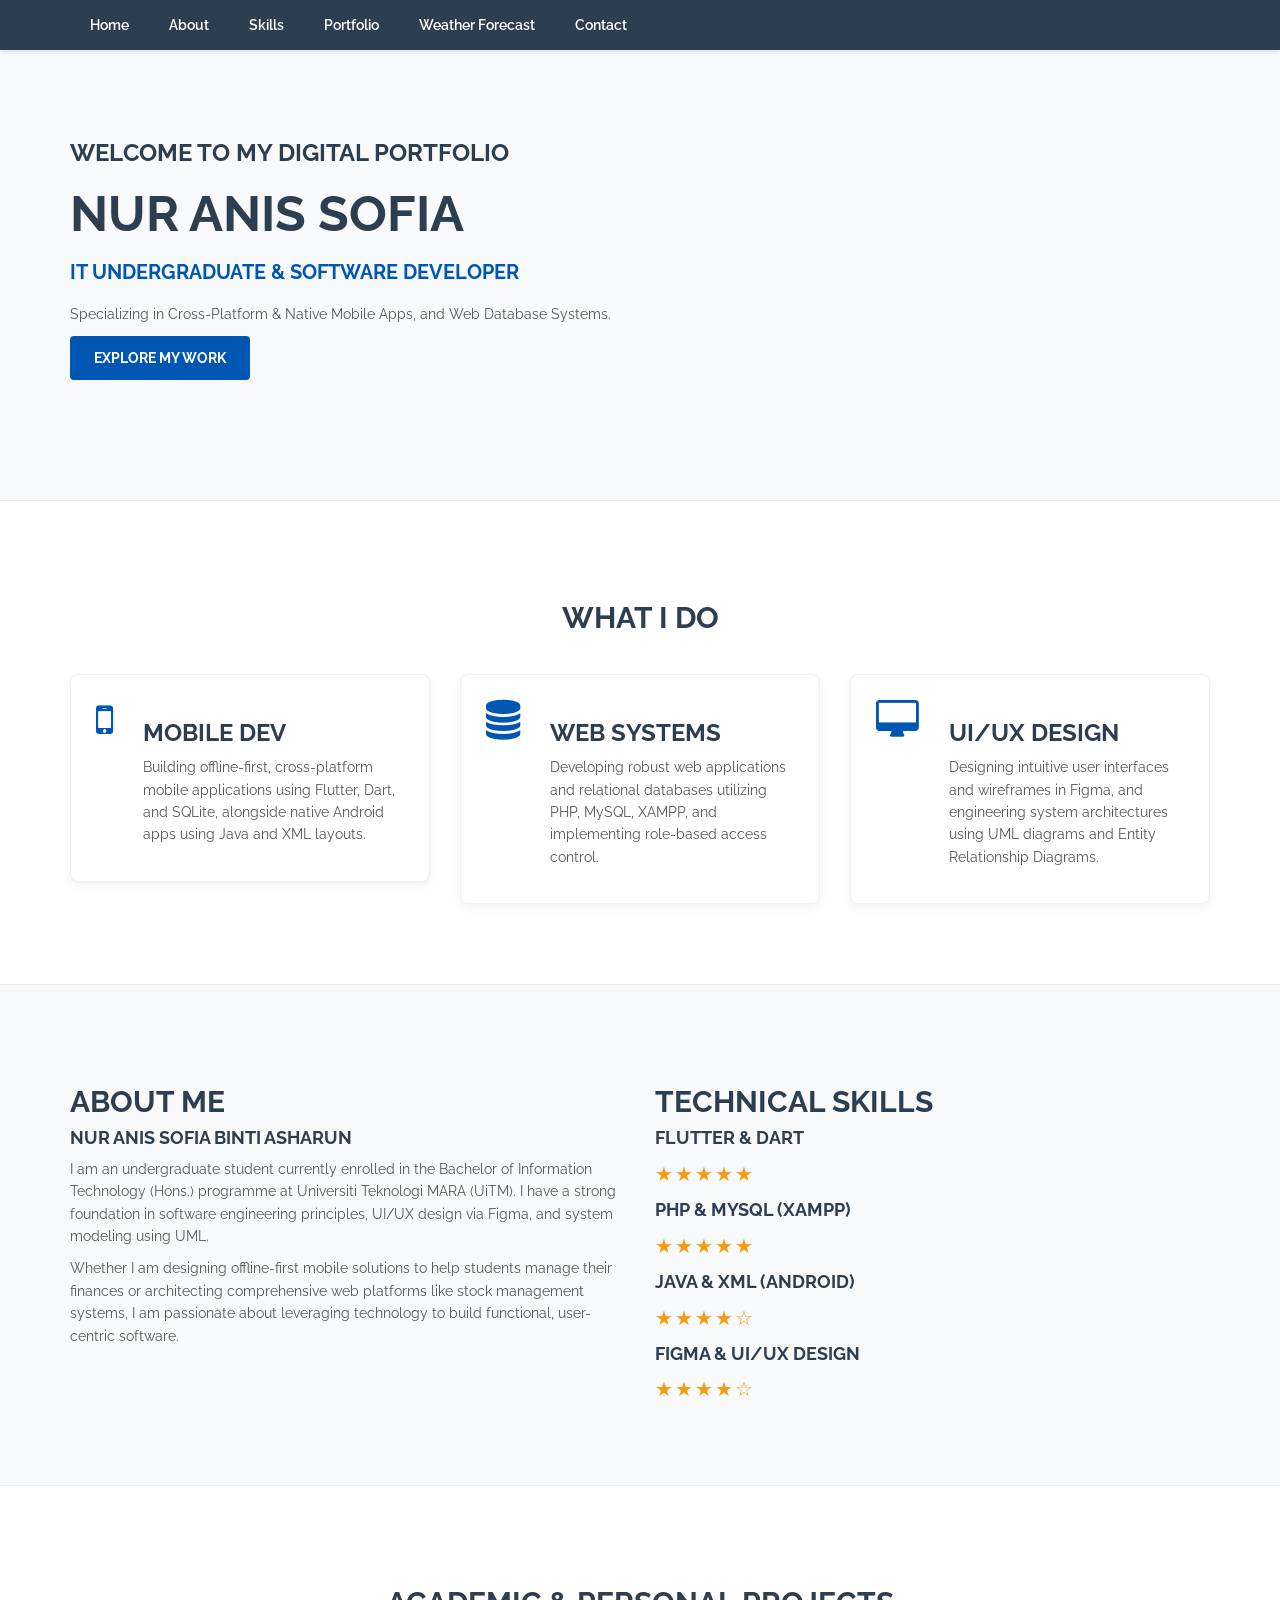
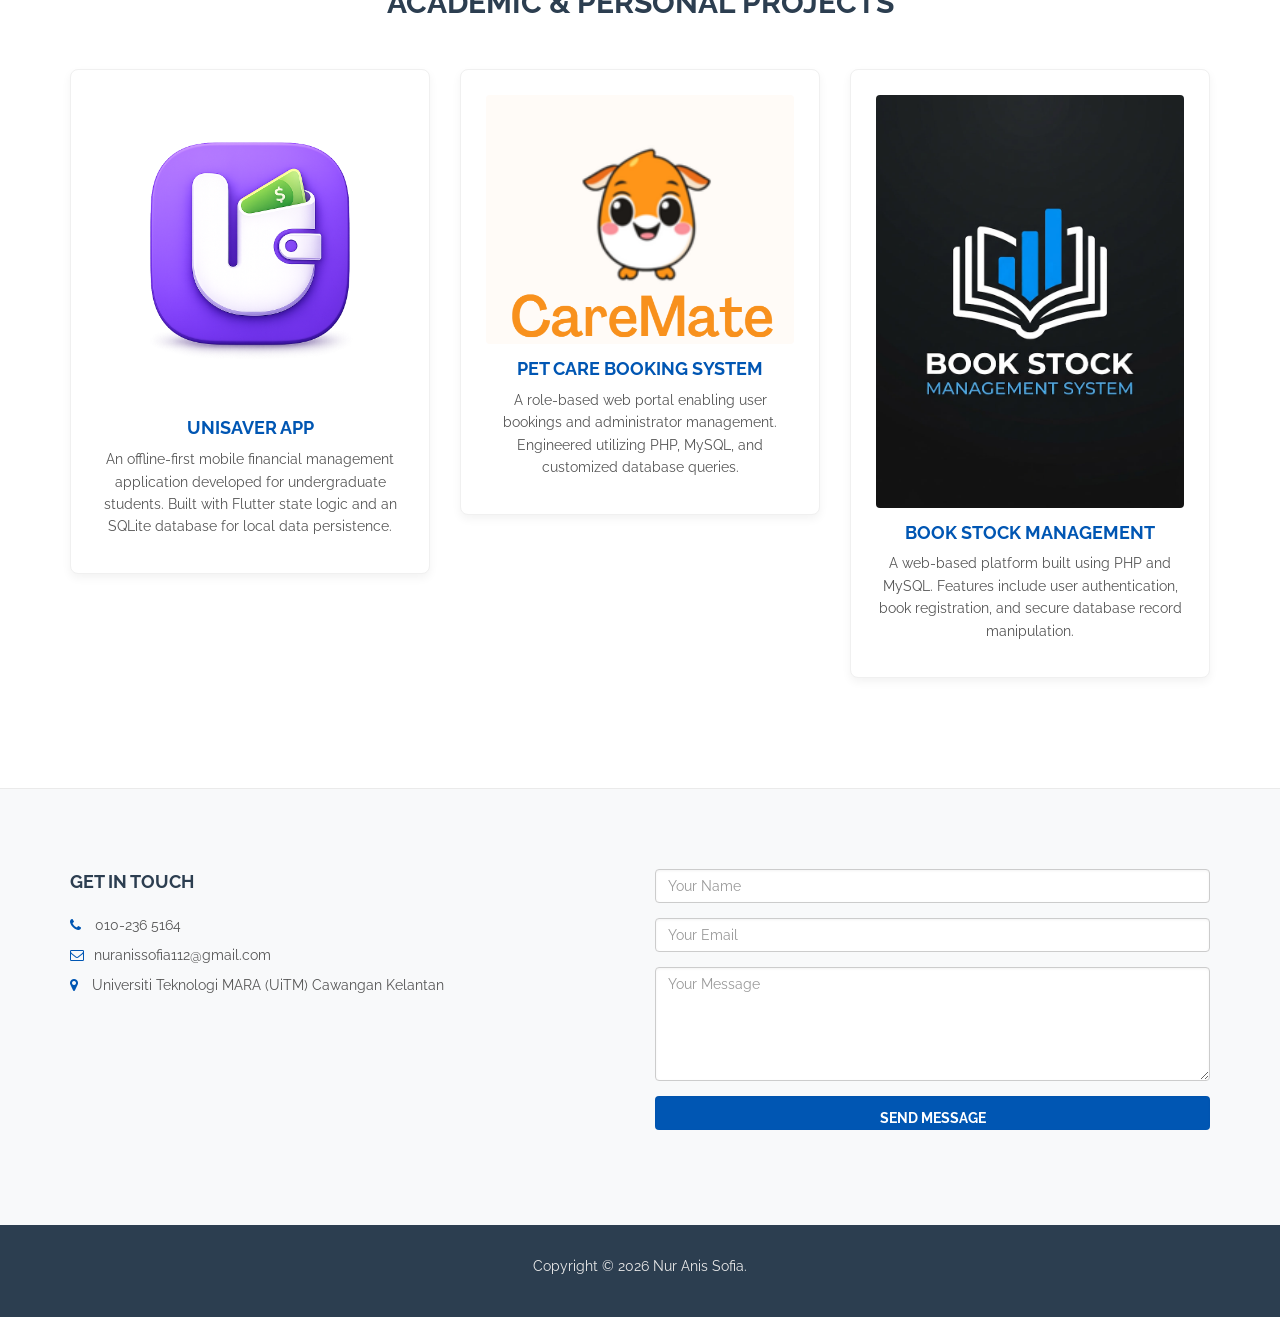
<file: index.html>
<!DOCTYPE html>
<html lang="en">
<head>
    <meta charset="utf-8">
    <title>Nur Anis Sofia - Personal Portfolio</title>
    <meta name="viewport" content="width=device-width, initial-scale=1">
    
    <!-- CDN Links -->
    <link rel="stylesheet" href="https://maxcdn.bootstrapcdn.com/bootstrap/3.3.7/css/bootstrap.min.css">
    <link rel="stylesheet" href="https://cdnjs.cloudflare.com/ajax/libs/font-awesome/4.7.0/css/font-awesome.min.css">
    <link href='https://fonts.googleapis.com/css?family=Raleway:400,300,700,800' rel='stylesheet' type='text/css'>

    <!-- Custom Professional Corporate CSS -->
    <style>
        /* General Setup - Clean & Readable */
        body {
            font-family: 'Raleway', sans-serif;
            color: #555555;
            line-height: 1.6;
            background-color: #FFFFFF;
        }
        h1, h2, h3, h4, h5, h6 { 
            font-weight: 700; 
            text-transform: uppercase; 
            color: #2C3E50; /* Professional Slate/Navy */
        }
        
        /* Navigation Bar */
        .navbar {
            background-color: #2C3E50; 
            border-radius: 0;
            margin-bottom: 0;
            border: none;
            box-shadow: 0 2px 4px rgba(0,0,0,0.1);
        }
        .navbar-nav > li > a {
            color: #FFFFFF !important;
            font-weight: 600;
            padding: 15px 20px;
            transition: 0.3s;
        }
        .navbar-nav > li > a:hover {
            background-color: #0056b3 !important; /* Tech Blue */
            color: #FFF !important;
        }

        /* =========================================
           CLEAN CORPORATE SECTIONS 
           ========================================= */
        
        /* LAYER 1: Home (Light Gray) */
        #home { 
            background-color: #F8F9FA; 
            padding: 120px 0; 
            border-bottom: 1px solid #EAEAEA;
        }
        #home h1 { font-size: 50px; color: #2C3E50; margin-bottom: 10px; }
        #home h2 { font-size: 20px; color: #0056b3; margin-bottom: 20px; }
        
        /* LAYER 2: What I Do (White) */
        #work { 
            background-color: #FFFFFF; 
            padding: 80px 0; 
        }
        .media { 
            margin-top: 30px; 
            background: #FFFFFF; 
            padding: 25px;
            border-radius: 8px;
            box-shadow: 0 4px 10px rgba(0, 0, 0, 0.05); /* Soft drop shadow */
            border: 1px solid #F0F0F0;
            transition: 0.3s;
        }
        .media:hover { box-shadow: 0 6px 15px rgba(0, 0, 0, 0.1); transform: translateY(-3px); }
        .media-left i { font-size: 40px; color: #0056b3; margin-right: 20px; }
        
        /* LAYER 3: About & Skills (Light Gray) */
        #about { 
            background-color: #F8F9FA; 
            padding: 80px 0; 
            border-top: 1px solid #EAEAEA;
            border-bottom: 1px solid #EAEAEA;
        }
        .services-list span { color: #F39C12; /* Gold stars */ font-size: 20px; letter-spacing: 2px; }
        
        /* LAYER 4: Portfolio (White) */
        #portfolio { 
            background-color: #FFFFFF; 
            padding: 80px 0; 
        }
        .portfolio-thumb {
            background: #FFFFFF;
            padding: 25px;
            border-radius: 8px;
            box-shadow: 0 4px 10px rgba(0, 0, 0, 0.05);
            border: 1px solid #F0F0F0;
            margin-bottom: 30px;
            text-align: center;
            transition: 0.3s;
        }
        .portfolio-thumb:hover { box-shadow: 0 6px 15px rgba(0, 0, 0, 0.1); transform: translateY(-3px); }
        .portfolio-thumb h4 { color: #0056b3; margin-top: 15px; }
        
        /* LAYER 5: Contact (Light Gray) */
        #contact { 
            background-color: #F8F9FA; 
            padding: 80px 0; 
            border-top: 1px solid #EAEAEA;
        }
        .contact-title { font-weight: bold; font-size: 18px; margin-bottom: 20px; color: #2C3E50;}
        
        /* Form Styling */
        .form-control { 
            margin-bottom: 15px; 
            border-radius: 4px; 
            background-color: #FFFFFF;
            color: #333;
            border: 1px solid #CCC;
            box-shadow: inset 0 1px 3px rgba(0,0,0,0.05);
        }
        .form-control:focus { border-color: #0056b3; outline: none; box-shadow: 0 0 5px rgba(0,86,179,0.2); }
        
        /* Footer */
        footer {
            background-color: #2C3E50;
            color: #EAEAEA;
            padding: 30px 0;
        }
        
        /* Buttons */
        .btn-default, input[type="submit"] {
            background-color: #0056b3; 
            color: #FFFFFF; 
            border: none; 
            padding: 12px 24px; 
            font-weight: bold; 
            border-radius: 4px;
            transition: 0.3s;
            text-transform: uppercase;
        }
        .btn-default:hover, input[type="submit"]:hover { 
            background-color: #004494; 
            color: white; 
        }
    </style>
</head>
<body>

    <!-- Navigation -->
    <nav class="navbar navbar-fixed-top">
      <div class="container">
        <div class="navbar-header">
          <button type="button" class="navbar-toggle" data-toggle="collapse" data-target="#myNavbar">
            <span class="icon-bar" style="background-color:white;"></span>
            <span class="icon-bar" style="background-color:white;"></span>
            <span class="icon-bar" style="background-color:white;"></span>                        
          </button>
        </div>
        <div class="collapse navbar-collapse" id="myNavbar">
          <ul class="nav navbar-nav">
            <li><a href="#home">Home</a></li>
            <li><a href="#about">About</a></li>
            <li><a href="#work">Skills</a></li>
            <li><a href="#portfolio">Portfolio</a></li>
            <li><a href="weather.html">Weather Forecast</a></li>
            <li><a href="#contact">Contact</a></li>
          </ul>
        </div>
      </div>
    </nav>

    <!-- Start Home -->
    <div id="home" class="section">
        <div class="container">
            <div class="row">
                <div class="col-md-8">
                    <h3>Welcome to my digital portfolio</h3>
                    <h1>Nur Anis Sofia</h1>
                    <h2>IT UNDERGRADUATE &AMP; SOFTWARE DEVELOPER</h2>
                    <p>Specializing in Cross-Platform & Native Mobile Apps, and Web Database Systems.</p>
                    <a href="#work" class="btn btn-default">Explore My Work</a>
                </div>
            </div>
        </div>
    </div>
    <!-- End Home -->

    <!-- Start Work / What I Do -->
    <div id="work" class="section">
        <div class="container">
            <div class="row">
                <div class="col-md-12 text-center" style="margin-bottom: 30px;">
                    <h2>WHAT I DO</h2>
                </div>
            </div>
            <div class="row">
                <div class="col-md-4">
                    <div class="media">
                        <div class="media-left"><i class="fa fa-mobile"></i></div>
                        <div class="media-body">
                            <h3>MOBILE DEV</h3>
                            <p>Building offline-first, cross-platform mobile applications using Flutter, Dart, and SQLite, alongside native Android apps using Java and XML layouts.</p>
                        </div>
                    </div>
                </div>
                <div class="col-md-4">
                    <div class="media">
                        <div class="media-left"><i class="fa fa-database"></i></div>
                        <div class="media-body">
                            <h3>WEB SYSTEMS</h3>
                            <p>Developing robust web applications and relational databases utilizing PHP, MySQL, XAMPP, and implementing role-based access control.</p>
                        </div>
                    </div>
                </div>
                <div class="col-md-4">
                    <div class="media">
                        <div class="media-left"><i class="fa fa-desktop"></i></div>
                        <div class="media-body">
                            <h3>UI/UX DESIGN</h3>
                            <p>Designing intuitive user interfaces and wireframes in Figma, and engineering system architectures using UML diagrams and Entity Relationship Diagrams.</p>
                        </div>
                    </div>
                </div>
            </div>
        </div>
    </div>
    <!-- End Work -->

    <!-- Start About -->
    <div id="about" class="section">
        <div class="container">
            <div class="row">
                <div class="col-md-6">
                    <h2>ABOUT ME</h2>
                    <h4>Nur Anis Sofia Binti Asharun</h4>
                    <p>I am an undergraduate student currently enrolled in the Bachelor of Information Technology (Hons.) programme at Universiti Teknologi MARA (UiTM). I have a strong foundation in software engineering principles, UI/UX design via Figma, and system modeling using UML.</p>
                    <p>Whether I am designing offline-first mobile solutions to help students manage their finances or architecting comprehensive web platforms like stock management systems, I am passionate about leveraging technology to build functional, user-centric software.</p>
                </div>
                <div class="col-md-6">
                    <h2 class="sub-title">Technical Skills</h2>
                    <div class="services-list">
                        <div>
                            <h4>Flutter & Dart</h4>
                            <span>&#9733;&#9733;&#9733;&#9733;&#9733;</span>
                        </div>
                        <div>
                            <h4>PHP & MySQL (XAMPP)</h4>
                            <span>&#9733;&#9733;&#9733;&#9733;&#9733;</span>
                        </div>
                        <div>
                            <h4>Java & XML (Android)</h4>
                            <span>&#9733;&#9733;&#9733;&#9733;&#9734;</span>
                        </div>
                        <div>
                            <h4>Figma & UI/UX Design</h4>
                            <span>&#9733;&#9733;&#9733;&#9733;&#9734;</span>
                        </div>
                    </div>
                </div>
            </div>
        </div>
    </div>
    <!-- End About -->

    <!-- Start Portfolio -->
    <div id="portfolio" class="section">
        <div class="container">
            <div class="row">
                <div class="col-md-12 text-center" style="margin-bottom: 40px;">
                    <h2>ACADEMIC & PERSONAL PROJECTS</h2>
                </div>
                
                <div class="col-md-4">
                    <div class="portfolio-thumb">
                        <img src="images/unisaver.jpg" class="img-responsive" alt="UniSaver App" style="border-radius: 4px; margin-bottom: 15px; width: 100%; height: auto; object-fit: contain;">
                        <h4>UniSaver App</h4>
                        <p>An offline-first mobile financial management application developed for undergraduate students. Built with Flutter state logic and an SQLite database for local data persistence.</p>
                    </div>
                </div>
                
                <div class="col-md-4">
                    <div class="portfolio-thumb">
                        <img src="images/petcare.jpg" class="img-responsive" alt="Pet Care Booking System" style="border-radius: 4px; margin-bottom: 15px; width: 100%; height: auto; object-fit: contain;">
                        <h4>Pet Care Booking System</h4>
                        <p>A role-based web portal enabling user bookings and administrator management. Engineered utilizing PHP, MySQL, and customized database queries.</p>
                    </div>
                </div>
                
                <div class="col-md-4">
                    <div class="portfolio-thumb">
                        <img src="images/bookstock.jpg" class="img-responsive" alt="Book Stock Management" style="border-radius: 4px; margin-bottom: 15px; width: 100%; height: auto; object-fit: contain;">
                        <h4>Book Stock Management</h4>
                        <p>A web-based platform built using PHP and MySQL. Features include user authentication, book registration, and secure database record manipulation.</p>
                    </div>
                </div>

            </div>
        </div>
    </div>
    <!-- End Portfolio -->

    <!-- Start Contact -->
    <div id="contact" class="section">
        <div class="container">
            <div class="row">
                <div class="col-md-6">
                    <address>
                        <p class="contact-title">GET IN TOUCH</p>
                        <p><i class="fa fa-phone" style="color: #0056b3; margin-right: 10px;"></i> 010-236 5164</p>
                        <p><i class="fa fa-envelope-o" style="color: #0056b3; margin-right: 10px;"></i>nuranissofia112@gmail.com</p>
                        <p><i class="fa fa-map-marker" style="color: #0056b3; margin-right: 10px;"></i> Universiti Teknologi MARA (UiTM) Cawangan Kelantan</p>
                    </address>
                </div>
                <div class="col-md-6">
                    <!-- Replace the action URL with your unique Formspree link from formspree.io -->
                    <form role="form" method="POST" action="https://formspree.io/f/mvkovlnj">
                        <input name="name" type="text" class="form-control" id="name" placeholder="Your Name" required>
                        <input name="email" type="email" class="form-control" id="email" placeholder="Your Email" required>
                        <textarea name="message" rows="5" class="form-control" id="message" placeholder="Your Message" required></textarea>
                        <input name="send" type="submit" class="form-control" id="send" value="SEND MESSAGE">
                    </form>
                </div>
            </div>
        </div>
    </div>
    <!-- End Contact -->

    <footer>
        <div class="container">
            <div class="row">
                <div class="col-md-12 text-center">
                    <p>Copyright &copy; 2026 Nur Anis Sofia.</p>
                </div>
            </div>
        </div>
    </footer>

    <!-- JavaScript Files for responsive navbar -->
    <script src="https://ajax.googleapis.com/ajax/libs/jquery/3.5.1/jquery.min.js"></script>
    <script src="https://maxcdn.bootstrapcdn.com/bootstrap/3.3.7/js/bootstrap.min.js"></script>

</body>
</html>
</file>
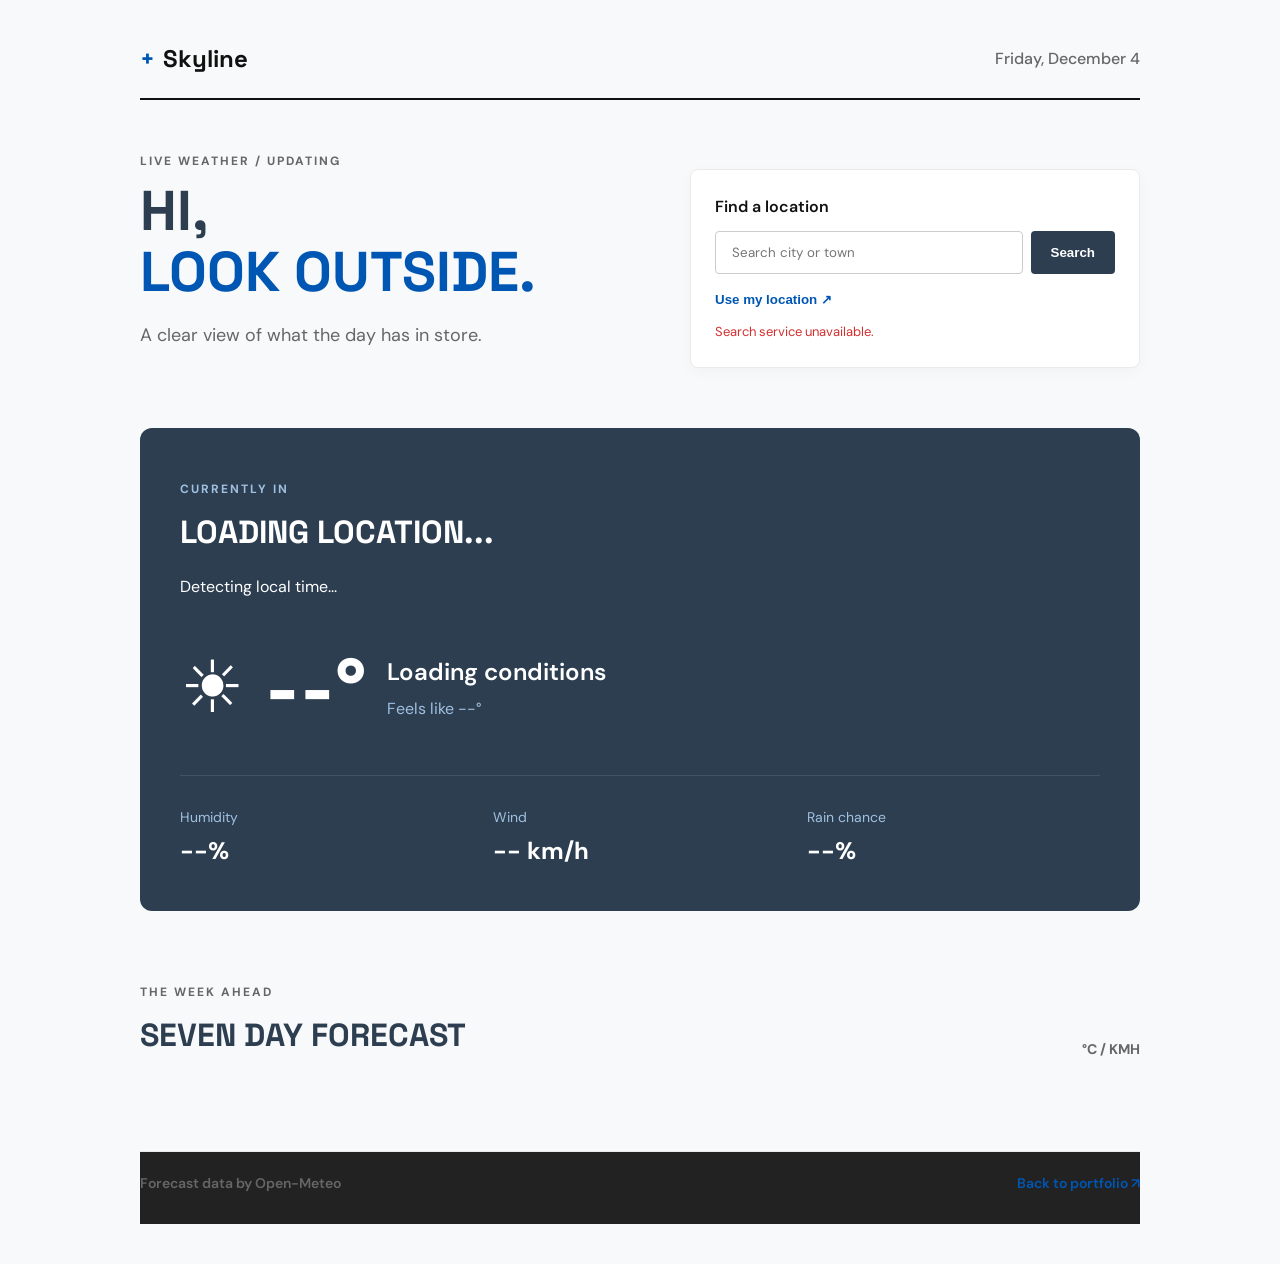
<file: weather.html>
<!DOCTYPE html>
<html lang="en">
<head>
	<meta charset="utf-8">
	<meta name="viewport" content="width=device-width, initial-scale=1">
	<title>Skyline Weather Forecast</title>
	<link rel="preconnect" href="https://fonts.googleapis.com">
	<link rel="preconnect" href="https://fonts.gstatic.com" crossorigin>
	<link href="https://fonts.googleapis.com/css2?family=DM+Sans:wght@400;500;600;700&family=Space+Grotesk:wght@500;600;700&display=swap" rel="stylesheet">
	<link rel="stylesheet" href="css/style.css">
</head>
<body class="weather-page">
	<main class="weather-shell">
		<header class="weather-header">
			<a class="weather-brand" href="index.html" aria-label="Back to portfolio">
				<span class="brand-mark" aria-hidden="true">+</span>
				<span>Skyline</span>
			</a>
			<div class="header-date" id="header-date">Your local forecast</div>
		</header>

		<section class="weather-hero" aria-labelledby="weather-title">
			<div class="hero-copy">
				<p class="eyebrow">LIVE WEATHER / <span id="last-updated">UPDATING</span></p>
				<h1 id="weather-title">HI,<br><em>look outside.</em></h1>
				<p class="hero-summary">A clear view of what the day has in store.</p>
			</div>
 			<form class="location-search" id="location-form">
				<label for="location-input">Find a location</label>
				<div class="search-row">
					<input id="location-input" type="search" placeholder="Search city or town" autocomplete="off">
					<button type="submit" aria-label="Search location">Search</button>
				</div>
				<button class="location-button" type="button" id="use-location">Use my location <span aria-hidden="true">↗</span></button>
				<p class="search-status" id="search-status" role="status"></p>
			</form>
		</section>

		<section class="current-weather" aria-labelledby="current-heading">
			<div class="current-place">
			    <p class="eyebrow">CURRENTLY IN</p>
			    <h2 id="current-heading">Loading location...</h2> 
			    <p id="current-time">Detecting local time...</p>
			</div>
			<div class="temperature-block">
				<span class="weather-symbol" id="current-icon" aria-hidden="true">☀</span>
				<strong id="current-temp">--°</strong>
				<div>
					<p id="current-condition">Loading conditions</p>
					<p class="feels-like" id="feels-like">Feels like --°</p>
				</div>
			</div>
			<dl class="weather-stats">
				<div><dt>Humidity</dt><dd id="humidity">--%</dd></div>
				<div><dt>Wind</dt><dd id="wind">-- km/h</dd></div>
				<div><dt>Rain chance</dt><dd id="rain-chance">--%</dd></div>
			</dl>
		</section>

		<section class="forecast-section" aria-labelledby="forecast-heading">
			<div class="section-heading">
				<div>
					<p class="eyebrow">THE WEEK AHEAD</p>
					<h2 id="forecast-heading">Seven day forecast</h2>
				</div>
				<span class="units">°C / KMH</span>
			</div>
			<div class="forecast-grid" id="forecast-grid" aria-live="polite"></div>
		</section>

		<footer class="weather-footer">
			<span>Forecast data by Open-Meteo</span>
			<a href="index.html">Back to portfolio <span aria-hidden="true">↗</span></a>
		</footer>
	</main>
	<script src="js/weather.js"></script>
</body>
</html>
</file>
<file: css/style.css>
/* =========================================
   GENERAL STYLES & TYPOGRAPHY
   ========================================= */
body {
    font-family: 'Raleway', sans-serif;
    color: #333;
    line-height: 1.6;
}

h1, h2, h3, h4, h5, h6 {
    font-weight: 700;
    text-transform: uppercase;
}

.section {
    padding: 80px 0;
}

/* =========================================
   NAVIGATION BAR
   ========================================= */
.navbar {
    background-color: #222;
    position: fixed;
    top: 0;
    width: 100%;
    z-index: 999;
    box-shadow: 0 2px 5px rgba(0,0,0,0.2);
}

.navbar a {
    color: #fff;
    font-weight: 600;
    letter-spacing: 1px;
    transition: all 0.3s ease;
}

.navbar a:hover, .navbar a.active {
    background-color: #007bff; /* A nice professional blue */
    color: white;
}

/* =========================================
   HOME SECTION
   ========================================= */
#home {
    background-color: #f8f9fa;
    height: 100vh;
    display: flex;
    align-items: center;
}

#home h1 {
    font-size: 50px;
    color: #222;
    margin-bottom: 10px;
}

#home h2 {
    font-size: 20px;
    color: #007bff;
    margin-bottom: 20px;
}

.btn-default {
    background-color: #007bff;
    color: #fff;
    border: none;
    padding: 12px 24px;
    font-weight: bold;
    border-radius: 4px;
    margin-top: 20px;
    transition: 0.3s;
}

.btn-default:hover {
    background-color: #0056b3;
    color: white;
}

/* =========================================
   SERVICES / WHAT I DO
   ========================================= */
.media {
    margin-top: 30px;
    background: #fff;
    padding: 20px;
    border-radius: 8px;
    box-shadow: 0 4px 10px rgba(0,0,0,0.05);
}

.media-left i {
    font-size: 40px;
    color: #007bff;
    margin-right: 20px;
}

/* =========================================
   SKILLS & ABOUT
   ========================================= */
#about {
    background-color: #f8f9fa;
}

.services-list span {
    color: #f39c12; /* Star color */
    font-size: 20px;
    letter-spacing: 2px;
}

/* =========================================
   PORTFOLIO (HOVER EFFECTS)
   ========================================= */
.portfolio-thumb {
    position: relative;
    overflow: hidden;
    margin-bottom: 30px;
    border-radius: 8px;
    box-shadow: 0 5px 15px rgba(0,0,0,0.1);
}

.portfolio-thumb img {
    width: 100%;
    height: auto;
    transition: transform 0.5s ease;
}

/* This is the dark overlay that appears on hover */
.portfolio-overlay {
    position: absolute;
    top: 0;
    left: 0;
    width: 100%;
    height: 100%;
    background: rgba(0, 123, 255, 0.9); /* Blue transparent background */
    color: #fff;
    opacity: 0; /* Hidden by default */
    transition: opacity 0.5s ease;
    display: flex;
    flex-direction: column;
    justify-content: center;
    align-items: center;
    text-align: center;
    padding: 20px;
}

.portfolio-thumb:hover .portfolio-overlay {
    opacity: 1; /* Shows overlay on hover */
}

.portfolio-thumb:hover img {
    transform: scale(1.1); /* Slight zoom effect on the image */
}

.portfolio-overlay h4 {
    color: #fff;
    margin-bottom: 15px;
}

.portfolio-overlay p {
    font-size: 14px;
}

/* =========================================
   CONTACT & FOOTER
   ========================================= */
.contact-title {
    font-weight: bold;
    font-size: 18px;
    margin-bottom: 20px;
}

.form-control {
    margin-bottom: 15px;
    border-radius: 4px;
}

#send {
    background-color: #007bff;
    color: white;
    font-weight: bold;
    border: none;
    transition: 0.3s;
}

#send:hover {
    background-color: #0056b3;
}

footer {
    background-color: #222;
    color: #fff;
    padding: 30px 0;
}

/* css/style.css */
:root {
    --brand-navy: #2C3E50;
    --brand-blue: #0056b3;
    --bg-main: #F8F9FA;
    --card-bg: #FFFFFF;
    --text-dark: #111111;
    --text-muted: #666666;
    --border-color: #EAEAEA;
    
    --font-sans: 'DM Sans', sans-serif;
    --font-display: 'Space Grotesk', sans-serif;
}

body.weather-page {
    margin: 0;
    padding: 0;
    background-color: var(--bg-main);
    color: var(--text-dark);
    font-family: var(--font-sans);
    -webkit-font-smoothing: antialiased;
}

/* Layout Shell */
.weather-shell {
    max-width: 1000px;
    margin: 0 auto;
    padding: 40px 20px;
}

/* Header */
.weather-header {
    display: flex;
    justify-content: space-between;
    align-items: center;
    padding-bottom: 20px;
    border-bottom: 2px solid var(--text-dark);
    margin-bottom: 40px;
}
.weather-brand {
    text-decoration: none;
    color: var(--text-dark);
    font-family: var(--font-display);
    font-weight: 700;
    font-size: 24px;
    display: flex;
    align-items: center;
    gap: 8px;
}
.brand-mark { color: var(--brand-blue); }
.header-date { font-weight: 500; color: var(--text-muted); }

/* Typography */
.eyebrow {
    font-size: 12px;
    font-weight: 700;
    letter-spacing: 2px;
    color: var(--text-muted);
    text-transform: uppercase;
    margin-bottom: 8px;
}
h1, h2 { font-family: var(--font-display); margin: 0; }
h1 { font-size: 56px; line-height: 1.1; color: var(--brand-navy); margin-bottom: 16px; }
h1 em { color: var(--brand-blue); font-style: normal; }
h2 { font-size: 32px; color: var(--brand-navy); }

/* Hero & Search Area */
.weather-hero {
    display: flex;
    flex-wrap: wrap;
    justify-content: space-between;
    align-items: flex-end;
    margin-bottom: 60px;
    gap: 30px;
}
.hero-summary { font-size: 18px; color: var(--text-muted); }
.location-search {
    background: var(--card-bg);
    padding: 24px;
    border-radius: 8px;
    border: 1px solid var(--border-color);
    box-shadow: 0 4px 15px rgba(0,0,0,0.03);
    width: 100%;
    max-width: 400px;
}
.location-search label { font-weight: 600; display: block; margin-bottom: 12px; }
.search-row { display: flex; gap: 8px; margin-bottom: 12px; }
.search-row input {
    flex: 1;
    padding: 12px 16px;
    border: 1px solid #CCC;
    border-radius: 4px;
    font-family: var(--font-sans);
}
.search-row button {
    background: var(--brand-navy);
    color: white;
    border: none;
    padding: 0 20px;
    border-radius: 4px;
    cursor: pointer;
    font-weight: 600;
    transition: 0.2s;
}
.search-row button:hover { background: var(--brand-blue); }
.location-button {
    background: none;
    border: none;
    color: var(--brand-blue);
    font-weight: 600;
    padding: 0;
    cursor: pointer;
}
.search-status { font-size: 13px; color: #D32F2F; margin-top: 10px; margin-bottom: 0; }

/* Current Weather Block */
.current-weather {
    background: var(--brand-navy);
    color: white;
    padding: 40px;
    border-radius: 12px;
    margin-bottom: 60px;
}
.current-weather h2 { color: white; margin-bottom: 4px; }
.current-weather .eyebrow { color: #A0C0E0; }
.temperature-block {
    display: flex;
    align-items: center;
    gap: 20px;
    margin: 30px 0;
}
.weather-symbol { font-size: 72px; }
#current-temp { font-size: 80px; font-family: var(--font-display); font-weight: 700; line-height: 1; }
#current-condition { font-size: 24px; font-weight: 600; margin: 0 0 4px 0; }
.feels-like { color: #A0C0E0; margin: 0; }

/* Weather Stats Grid */
.weather-stats {
    display: grid;
    grid-template-columns: repeat(3, 1fr);
    gap: 20px;
    border-top: 1px solid rgba(255,255,255,0.1);
    padding-top: 30px;
    margin: 0;
}
.weather-stats dt { font-size: 14px; color: #A0C0E0; margin-bottom: 4px; }
.weather-stats dd { margin: 0; font-size: 24px; font-weight: 700; }

/* Forecast Section */
.section-heading {
    display: flex;
    justify-content: space-between;
    align-items: flex-end;
    margin-bottom: 30px;
}
.units { font-size: 14px; font-weight: 700; color: var(--text-muted); }
.forecast-grid {
    display: grid;
    grid-template-columns: repeat(auto-fit, minmax(120px, 1fr));
    gap: 15px;
    margin-bottom: 60px;
}
.forecast-card {
    background: var(--card-bg);
    padding: 20px;
    border-radius: 8px;
    text-align: center;
    border: 1px solid var(--border-color);
    box-shadow: 0 2px 8px rgba(0,0,0,0.02);
}
.forecast-day { font-weight: 700; margin-bottom: 10px; display: block; }
.forecast-icon { font-size: 32px; margin-bottom: 10px; display: block; }
.forecast-temps strong { color: var(--brand-navy); font-size: 18px; margin-right: 6px; }
.forecast-temps span { color: var(--text-muted); font-size: 16px; }

/* Footer */
.weather-footer {
    display: flex;
    justify-content: space-between;
    padding-top: 20px;
    border-top: 1px solid var(--border-color);
    color: var(--text-muted);
    font-size: 14px;
    font-weight: 600;
}
.weather-footer a { color: var(--brand-blue); text-decoration: none; }
</file>
